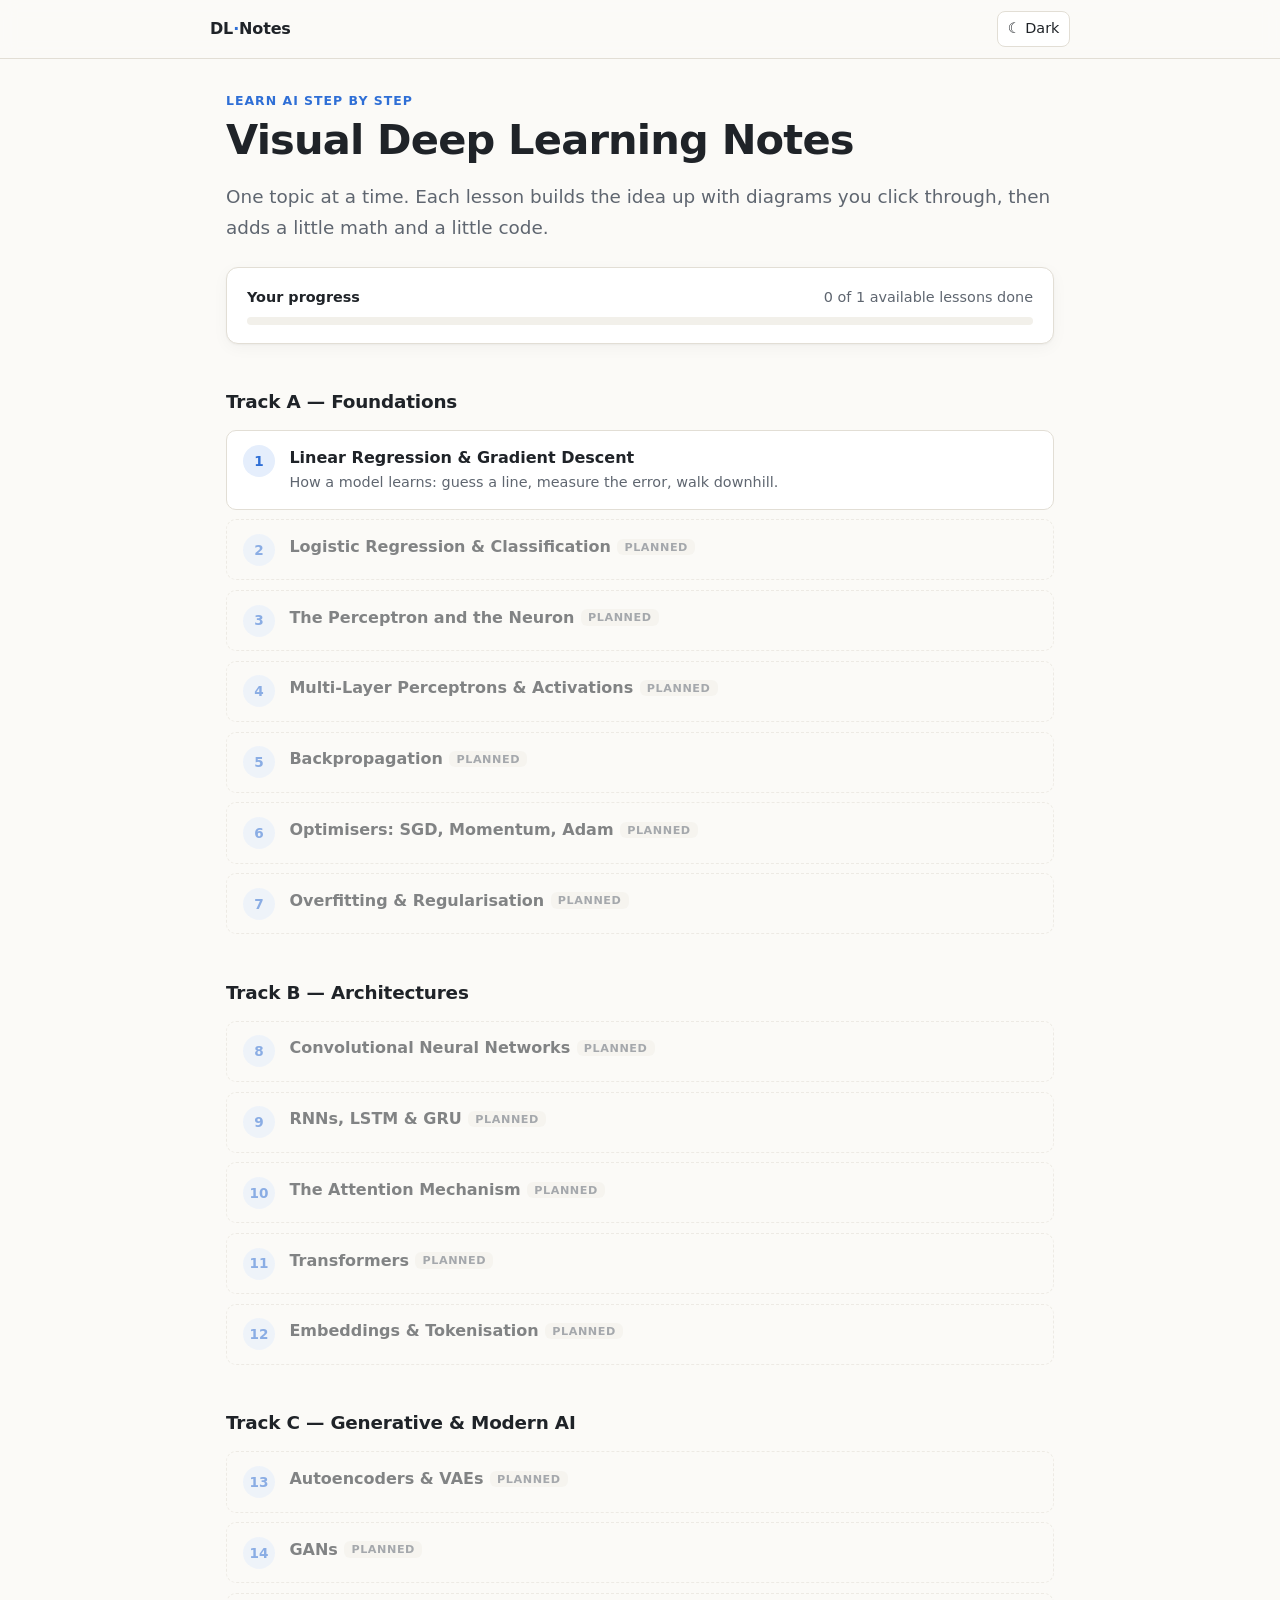
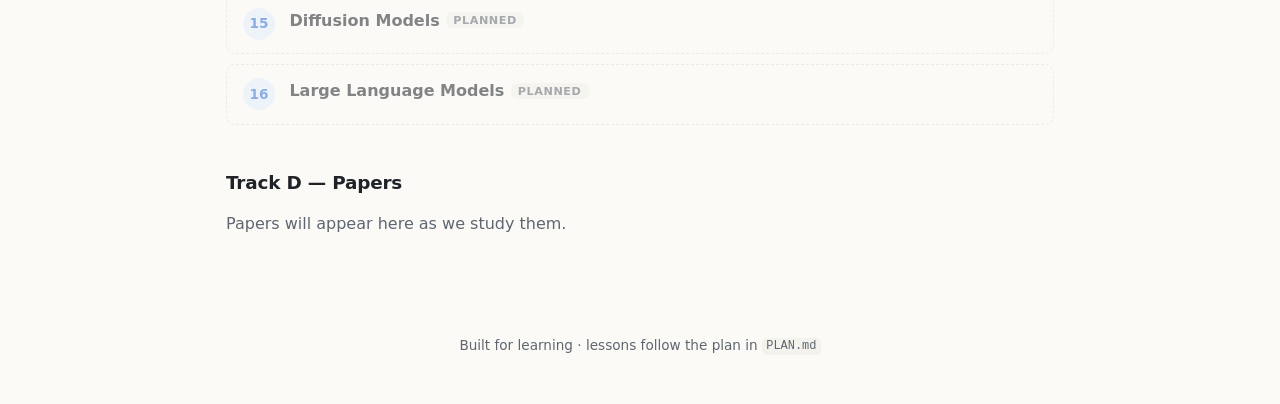
<file: docs/index.html>
<!doctype html>
<html lang="en">
<head>
  <meta charset="utf-8">
  <meta name="viewport" content="width=device-width, initial-scale=1">
  <title>DL Notes — Visual Deep Learning</title>
  <link rel="stylesheet" href="assets/style.css">
  <script src="assets/lessons.js"></script>
  <script src="assets/lesson.js"></script>
</head>
<body>
  <header class="topbar">
    <a class="brand" href="./">DL<span>·</span>Notes</a>
    <button class="icon-btn" data-theme-toggle>☾ Dark</button>
  </header>

  <main>
    <div class="kicker">Learn AI step by step</div>
    <h1>Visual Deep Learning Notes</h1>
    <p class="lead">One topic at a time. Each lesson builds the idea up with diagrams you click through, then adds a little math and a little code.</p>

    <div class="card" style="margin-top:1.5rem">
      <div style="display:flex;justify-content:space-between;font-size:.9rem">
        <strong>Your progress</strong><span class="muted" id="progress-text"></span>
      </div>
      <div class="progress"><div id="progress-bar"></div></div>
    </div>

    <div id="tracks"></div>
  </main>

  <footer class="site">Built for learning · lessons follow the plan in <code>PLAN.md</code></footer>

  <script>
    const ready = DL.LESSONS.filter(l => l.status === "ready");
    const done = ready.filter(l => DL.isDone(l.id)).length;
    document.getElementById("progress-text").textContent = `${done} of ${ready.length} available lessons done`;
    document.getElementById("progress-bar").style.width = ready.length ? (100 * done / ready.length) + "%" : 0;

    let n = 0;
    document.getElementById("tracks").innerHTML = DL.TRACKS.map(t => {
      const items = DL.LESSONS.filter(l => l.track === t.id);
      const list = items.length ? items.map(l => {
        n++;
        if (l.status !== "ready") {
          return `<li><div class="lesson-item planned"><div class="num">${n}</div>
            <div><div class="t">${l.title}<span class="badge">planned</span></div></div></div></li>`;
        }
        return `<li><a class="lesson-item ${DL.isDone(l.id) ? "done" : ""}" href="${l.path}">
          <div class="num">${DL.isDone(l.id) ? "✓" : n}</div>
          <div><div class="t">${l.title}</div><div class="s">${l.summary || ""}</div></div></a></li>`;
      }).join("") : `<li class="muted">Papers will appear here as we study them.</li>`;
      return `<section class="track"><h2>${t.title}</h2><ul class="lesson-list">${list}</ul></section>`;
    }).join("");
  </script>
</body>
</html>
</file>
<file: docs/assets/style.css>
/* DL Notes — shared styles */
:root {
  --bg: #fbfaf7;
  --surface: #ffffff;
  --surface-2: #f2f0ea;
  --text: #1f2328;
  --muted: #5f6670;
  --border: #e2ded5;
  --accent: #2f6fd6;
  --accent-soft: #e5eefc;
  --c-data: #2f6fd6;
  --c-model: #e07a1f;
  --c-error: #d1435b;
  --c-good: #1f9d6b;
  --grid: #ebe8e1;
  --code-bg: #f4f2ec;
  --shadow: 0 1px 2px rgba(0, 0, 0, .04), 0 4px 16px rgba(0, 0, 0, .04);
  --radius: 12px;
  --font: "Inter", system-ui, -apple-system, "Segoe UI", Roboto, sans-serif;
  --mono: "JetBrains Mono", ui-monospace, SFMono-Regular, Menlo, monospace;
  color-scheme: light;
}
:root[data-theme="dark"] {
  --bg: #15171b;
  --surface: #1c1f24;
  --surface-2: #23272e;
  --text: #e6e8eb;
  --muted: #9aa3ad;
  --border: #2e333b;
  --accent: #6ea2ff;
  --accent-soft: #22324d;
  --c-data: #6ea2ff;
  --c-model: #f3a04f;
  --c-error: #f06b82;
  --c-good: #45c995;
  --grid: #2a2e35;
  --code-bg: #20242a;
  --shadow: none;
  color-scheme: dark;
}
@media (prefers-color-scheme: dark) {
  :root:not([data-theme="light"]) {
    --bg: #15171b;
    --surface: #1c1f24;
    --surface-2: #23272e;
    --text: #e6e8eb;
    --muted: #9aa3ad;
    --border: #2e333b;
    --accent: #6ea2ff;
    --accent-soft: #22324d;
    --c-data: #6ea2ff;
    --c-model: #f3a04f;
    --c-error: #f06b82;
    --c-good: #45c995;
    --grid: #2a2e35;
    --code-bg: #20242a;
    --shadow: none;
    color-scheme: dark;
  }
}

* { box-sizing: border-box; }
html { scroll-behavior: smooth; }
body {
  margin: 0;
  background: var(--bg);
  color: var(--text);
  font: 16px/1.65 var(--font);
  -webkit-font-smoothing: antialiased;
}
a { color: var(--accent); }
img, svg { max-width: 100%; }

/* ---------- Top bar ---------- */
.topbar {
  position: sticky; top: 0; z-index: 10;
  display: flex; align-items: center; justify-content: space-between; gap: 1rem;
  padding: .7rem max(16px, calc((100% - 860px) / 2));
  background: color-mix(in srgb, var(--bg) 88%, transparent);
  backdrop-filter: blur(8px);
  border-bottom: 1px solid var(--border);
}
.topbar .brand { font-weight: 700; color: var(--text); text-decoration: none; letter-spacing: -.01em; }
.topbar .brand span { color: var(--accent); }
.icon-btn {
  border: 1px solid var(--border); background: var(--surface); color: var(--text);
  border-radius: 8px; padding: .3rem .6rem; cursor: pointer; font: inherit; font-size: .9rem;
}

/* ---------- Layout ---------- */
main { max-width: 860px; margin: 0 auto; padding: 2rem 16px 4rem; }
h1 { font-size: clamp(1.9rem, 4vw, 2.6rem); line-height: 1.15; letter-spacing: -.02em; margin: .3rem 0 .6rem; }
h2 { font-size: 1.45rem; letter-spacing: -.01em; margin: 3rem 0 .8rem; padding-top: .5rem; }
h3 { font-size: 1.1rem; margin: 1.8rem 0 .5rem; }
p, li { color: var(--text); }
.muted { color: var(--muted); }
.kicker { text-transform: uppercase; letter-spacing: .08em; font-size: .78rem; font-weight: 600; color: var(--accent); }
.lead { font-size: 1.15rem; color: var(--muted); }
hr { border: 0; border-top: 1px solid var(--border); margin: 2.5rem 0; }

.card {
  background: var(--surface); border: 1px solid var(--border);
  border-radius: var(--radius); padding: 1.1rem 1.25rem; box-shadow: var(--shadow);
}
.callout {
  border-left: 4px solid var(--accent); background: var(--accent-soft);
  padding: .8rem 1rem; border-radius: 0 10px 10px 0; margin: 1.2rem 0;
}
.callout.warn { border-color: var(--c-model); background: color-mix(in srgb, var(--c-model) 12%, var(--surface)); }
.big-idea { font-size: 1.2rem; font-weight: 600; }

/* Table of contents */
.toc { display: flex; flex-wrap: wrap; gap: .4rem; margin: 1.2rem 0 0; padding: 0; list-style: none; }
.toc a {
  display: inline-block; padding: .2rem .65rem; border-radius: 999px; font-size: .85rem;
  border: 1px solid var(--border); color: var(--muted); text-decoration: none; background: var(--surface);
}
.toc a:hover { color: var(--accent); border-color: var(--accent); }

/* ---------- Code ---------- */
code { font-family: var(--mono); font-size: .88em; background: var(--code-bg); padding: .1em .35em; border-radius: 5px; }
pre { background: var(--code-bg); border: 1px solid var(--border); border-radius: 10px; padding: 1rem; overflow-x: auto; }
pre code { background: none; padding: 0; font-size: .86rem; line-height: 1.55; }
.hljs { background: transparent !important; }

/* Math blocks scroll on small screens */
.katex-display { overflow-x: auto; overflow-y: hidden; padding: .3rem 0; }

/* ---------- Stepper (Next/Back visual) ---------- */
.stepper { margin: 1.5rem 0; }
.stepper .stage { background: var(--surface-2); border-radius: 10px; padding: .5rem; }
.stepper .stage svg { display: block; width: 100%; height: auto; }
.stepper-captions { list-style: none; margin: 0; padding: 0; }
.stepper-captions li { display: none; }
.stepper-captions li.active { display: block; animation: fade .25s ease; }
.stepper-captions li b:first-child { color: var(--accent); }
.stepper-bar {
  display: flex; align-items: center; gap: .6rem; flex-wrap: wrap;
  margin-top: .9rem; padding-top: .9rem; border-top: 1px solid var(--border);
}
.stepper-dots { display: flex; gap: 6px; flex: 1; }
.stepper-dots button {
  width: 10px; height: 10px; border-radius: 50%; padding: 0; border: 0; cursor: pointer;
  background: var(--border);
}
.stepper-dots button.done { background: color-mix(in srgb, var(--accent) 45%, var(--border)); }
.stepper-dots button.active { background: var(--accent); transform: scale(1.25); }
.stepper-count { font-size: .85rem; color: var(--muted); font-variant-numeric: tabular-nums; }
[data-step-el] { transition: opacity .35s ease; }
[data-step-el].hidden-step { opacity: 0 !important; pointer-events: none; }
@keyframes fade { from { opacity: 0; transform: translateY(3px); } to { opacity: 1; transform: none; } }

/* ---------- Buttons & controls ---------- */
.btn {
  font: inherit; font-size: .9rem; font-weight: 600; cursor: pointer;
  border-radius: 8px; padding: .45rem .9rem; border: 1px solid var(--border);
  background: var(--surface); color: var(--text);
}
.btn:hover { border-color: var(--accent); }
.btn.primary { background: var(--accent); border-color: var(--accent); color: #fff; }
.btn:disabled { opacity: .4; cursor: default; }
.controls { display: grid; grid-template-columns: repeat(auto-fit, minmax(220px, 1fr)); gap: .8rem 1.2rem; margin: 1rem 0; }
.control label { display: flex; justify-content: space-between; font-size: .9rem; color: var(--muted); }
.control label output { color: var(--text); font-family: var(--mono); font-weight: 600; }
input[type="range"] { width: 100%; accent-color: var(--accent); }
.btn-row { display: flex; flex-wrap: wrap; gap: .5rem; margin: .8rem 0; }

.stats { display: flex; flex-wrap: wrap; gap: .6rem; margin: .8rem 0; }
.stat { background: var(--surface-2); border-radius: 8px; padding: .4rem .75rem; min-width: 110px; }
.stat .k { font-size: .75rem; color: var(--muted); text-transform: uppercase; letter-spacing: .05em; }
.stat .v { font-family: var(--mono); font-weight: 700; font-size: 1.05rem; font-variant-numeric: tabular-nums; }

/* ---------- SVG plot styling ---------- */
svg.plot { font-family: var(--font); font-size: 12px; }
svg.plot .grid { stroke: var(--grid); stroke-width: 1; }
svg.plot .axis { stroke: var(--muted); stroke-width: 1.2; }
svg.plot .tick { fill: var(--muted); }
svg.plot .label { fill: var(--muted); font-size: 12.5px; font-weight: 600; }
svg.plot .pt { fill: var(--c-data); stroke: var(--surface); stroke-width: 1.5; }
svg.plot .model { stroke: var(--c-model); stroke-width: 3; fill: none; stroke-linecap: round; }
svg.plot .good { stroke: var(--c-good); }
svg.plot .resid { stroke: var(--c-error); stroke-width: 2; stroke-dasharray: 4 3; }
svg.plot .sq { fill: var(--c-error); fill-opacity: .16; stroke: var(--c-error); stroke-opacity: .5; }
svg.plot .curve { stroke: var(--c-data); stroke-width: 3; fill: none; }
svg.plot .ball { fill: var(--c-model); stroke: var(--surface); stroke-width: 2; }
svg.plot .ghost { fill: var(--c-model); fill-opacity: .35; }
svg.plot .tangent { stroke: var(--c-error); stroke-width: 2.5; }
svg.plot .arrow { stroke: var(--c-good); stroke-width: 3; fill: none; }
svg.plot .trail { stroke: var(--c-model); stroke-width: 1.5; stroke-dasharray: 3 3; fill: none; opacity: .8; }
svg.plot .note { fill: var(--text); font-size: 13px; font-weight: 600; }
svg.plot .note.err { fill: var(--c-error); }
svg.plot .note.good { fill: var(--c-good); }
svg.plot .note.model { fill: var(--c-model); }

/* ---------- Quiz ---------- */
.quiz details {
  background: var(--surface); border: 1px solid var(--border); border-radius: 10px;
  padding: .7rem 1rem; margin: .6rem 0;
}
.quiz summary { cursor: pointer; font-weight: 600; }
.quiz details[open] summary { margin-bottom: .5rem; }

/* ---------- Lesson footer nav ---------- */
.lesson-nav { display: grid; grid-template-columns: 1fr 1fr; gap: .8rem; margin-top: 3rem; }
.lesson-nav a {
  display: block; padding: .8rem 1rem; border: 1px solid var(--border); border-radius: 10px;
  text-decoration: none; color: var(--text); background: var(--surface);
}
.lesson-nav a:hover { border-color: var(--accent); }
.lesson-nav .dir { font-size: .78rem; color: var(--muted); text-transform: uppercase; letter-spacing: .06em; }
.lesson-nav .next { text-align: right; grid-column: 2; }
.done-toggle { margin-top: 2rem; display: flex; align-items: center; gap: .6rem; }

/* ---------- Home page ---------- */
.track { margin-top: 2.2rem; }
.track h2 { margin: 0 0 .8rem; font-size: 1.15rem; }
.lesson-list { list-style: none; padding: 0; margin: 0; display: grid; gap: .6rem; }
.lesson-item {
  display: flex; gap: .9rem; align-items: flex-start;
  padding: .85rem 1rem; border: 1px solid var(--border); border-radius: 10px; background: var(--surface);
  text-decoration: none; color: var(--text);
}
a.lesson-item:hover { border-color: var(--accent); }
.lesson-item.planned { opacity: .55; background: transparent; border-style: dashed; }
.lesson-item .num {
  flex: 0 0 2rem; height: 2rem; border-radius: 50%; display: grid; place-items: center;
  background: var(--accent-soft); color: var(--accent); font-weight: 700; font-size: .85rem;
}
.lesson-item.done .num { background: var(--c-good); color: #fff; }
.lesson-item .t { font-weight: 600; }
.lesson-item .s { color: var(--muted); font-size: .9rem; }
.badge { font-size: .7rem; font-weight: 700; text-transform: uppercase; letter-spacing: .05em; padding: .1rem .45rem; border-radius: 6px; background: var(--surface-2); color: var(--muted); margin-left: .4rem; vertical-align: middle; }
.progress { height: 8px; background: var(--surface-2); border-radius: 99px; overflow: hidden; margin: .5rem 0 0; }
.progress div { height: 100%; background: var(--c-good); width: 0; transition: width .4s; }

footer.site { text-align: center; color: var(--muted); font-size: .85rem; padding: 2rem 16px 3rem; }

@media (max-width: 560px) {
  body { font-size: 15px; }
  .lesson-nav { grid-template-columns: 1fr; }
  .lesson-nav .next { grid-column: 1; }
}

/* Syntax colours (highlight.js), theme-aware via the variables above */
.hljs-keyword, .hljs-built_in, .hljs-literal { color: #b83280; }
.hljs-string { color: #1f8a5b; }
.hljs-number { color: #c2610c; }
.hljs-comment { color: var(--muted); font-style: italic; }
.hljs-title, .hljs-title.function_ { color: var(--accent); }
:root[data-theme="dark"] .hljs-keyword, :root[data-theme="dark"] .hljs-built_in, :root[data-theme="dark"] .hljs-literal { color: #f07fc0; }
:root[data-theme="dark"] .hljs-string { color: #6fd3a3; }
:root[data-theme="dark"] .hljs-number { color: #f6ad6a; }
@media (prefers-color-scheme: dark) {
  :root:not([data-theme="light"]) .hljs-keyword, :root:not([data-theme="light"]) .hljs-built_in, :root:not([data-theme="light"]) .hljs-literal { color: #f07fc0; }
  :root:not([data-theme="light"]) .hljs-string { color: #6fd3a3; }
  :root:not([data-theme="light"]) .hljs-number { color: #f6ad6a; }
}
</file>
